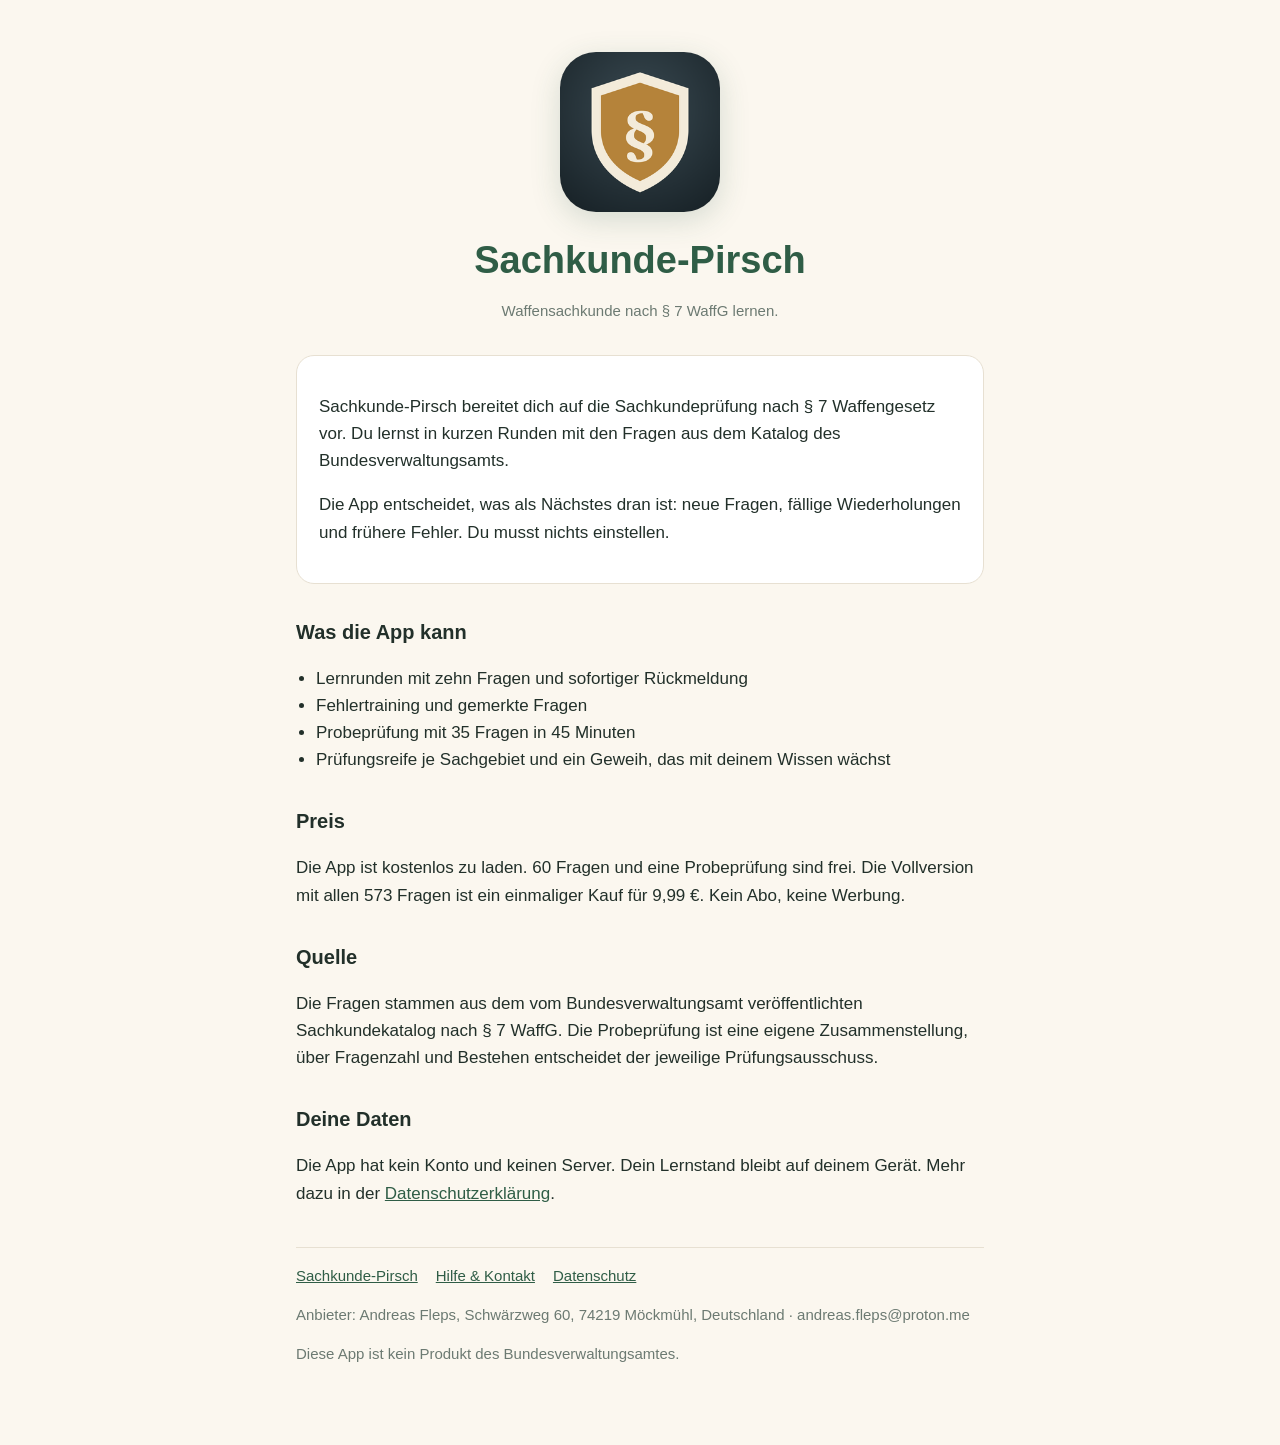
<file: index.html>
<!doctype html>
<html lang="de"><head><meta charset="utf-8"><meta name="viewport" content="width=device-width,initial-scale=1">
<link rel="stylesheet" href="stil.css"><link rel="icon" href="symbol.png">
<title>Sachkunde-Pirsch: Waffensachkunde lernen</title>
<meta name="description" content="Lerne für die Sachkundeprüfung nach § 7 WaffG mit den Fragen aus dem Katalog des Bundesverwaltungsamts.">
</head><body><main>
<div class="held"><img src="symbol.png" alt="Symbol der App"><h1>Sachkunde-Pirsch</h1><p class="leise">Waffensachkunde nach § 7 WaffG lernen.</p></div>
<div class="karte">
<p>Sachkunde-Pirsch bereitet dich auf die Sachkundeprüfung nach § 7 Waffengesetz vor. Du lernst in kurzen Runden mit den Fragen aus dem Katalog des Bundesverwaltungsamts.</p>
<p>Die App entscheidet, was als Nächstes dran ist: neue Fragen, fällige Wiederholungen und frühere Fehler. Du musst nichts einstellen.</p>
</div>
<h2>Was die App kann</h2>
<ul>
<li>Lernrunden mit zehn Fragen und sofortiger Rückmeldung</li>
<li>Fehlertraining und gemerkte Fragen</li>
<li>Probeprüfung mit 35 Fragen in 45 Minuten</li>
<li>Prüfungsreife je Sachgebiet und ein Geweih, das mit deinem Wissen wächst</li>
</ul>
<h2>Preis</h2>
<p>Die App ist kostenlos zu laden. 60 Fragen und eine Probeprüfung sind frei. Die Vollversion mit allen 573 Fragen ist ein einmaliger Kauf für 9,99 €. Kein Abo, keine Werbung.</p>
<h2>Quelle</h2>
<p>Die Fragen stammen aus dem vom Bundesverwaltungsamt veröffentlichten Sachkundekatalog nach § 7 WaffG. Die Probeprüfung ist eine eigene Zusammenstellung, über Fragenzahl und Bestehen entscheidet der jeweilige Prüfungsausschuss.</p>
<h2>Deine Daten</h2>
<p>Die App hat kein Konto und keinen Server. Dein Lernstand bleibt auf deinem Gerät. Mehr dazu in der <a href="datenschutz.html">Datenschutzerklärung</a>.</p>
<nav><a href="index.html">Sachkunde-Pirsch</a><a href="support.html">Hilfe &amp; Kontakt</a><a href="datenschutz.html">Datenschutz</a></nav>
<p class="leise">Anbieter: Andreas Fleps, Schwärzweg 60, 74219 Möckmühl, Deutschland · andreas.fleps@proton.me</p>
<p class="leise">Diese App ist kein Produkt des Bundesverwaltungsamtes.</p>
</main></body></html>
</file>
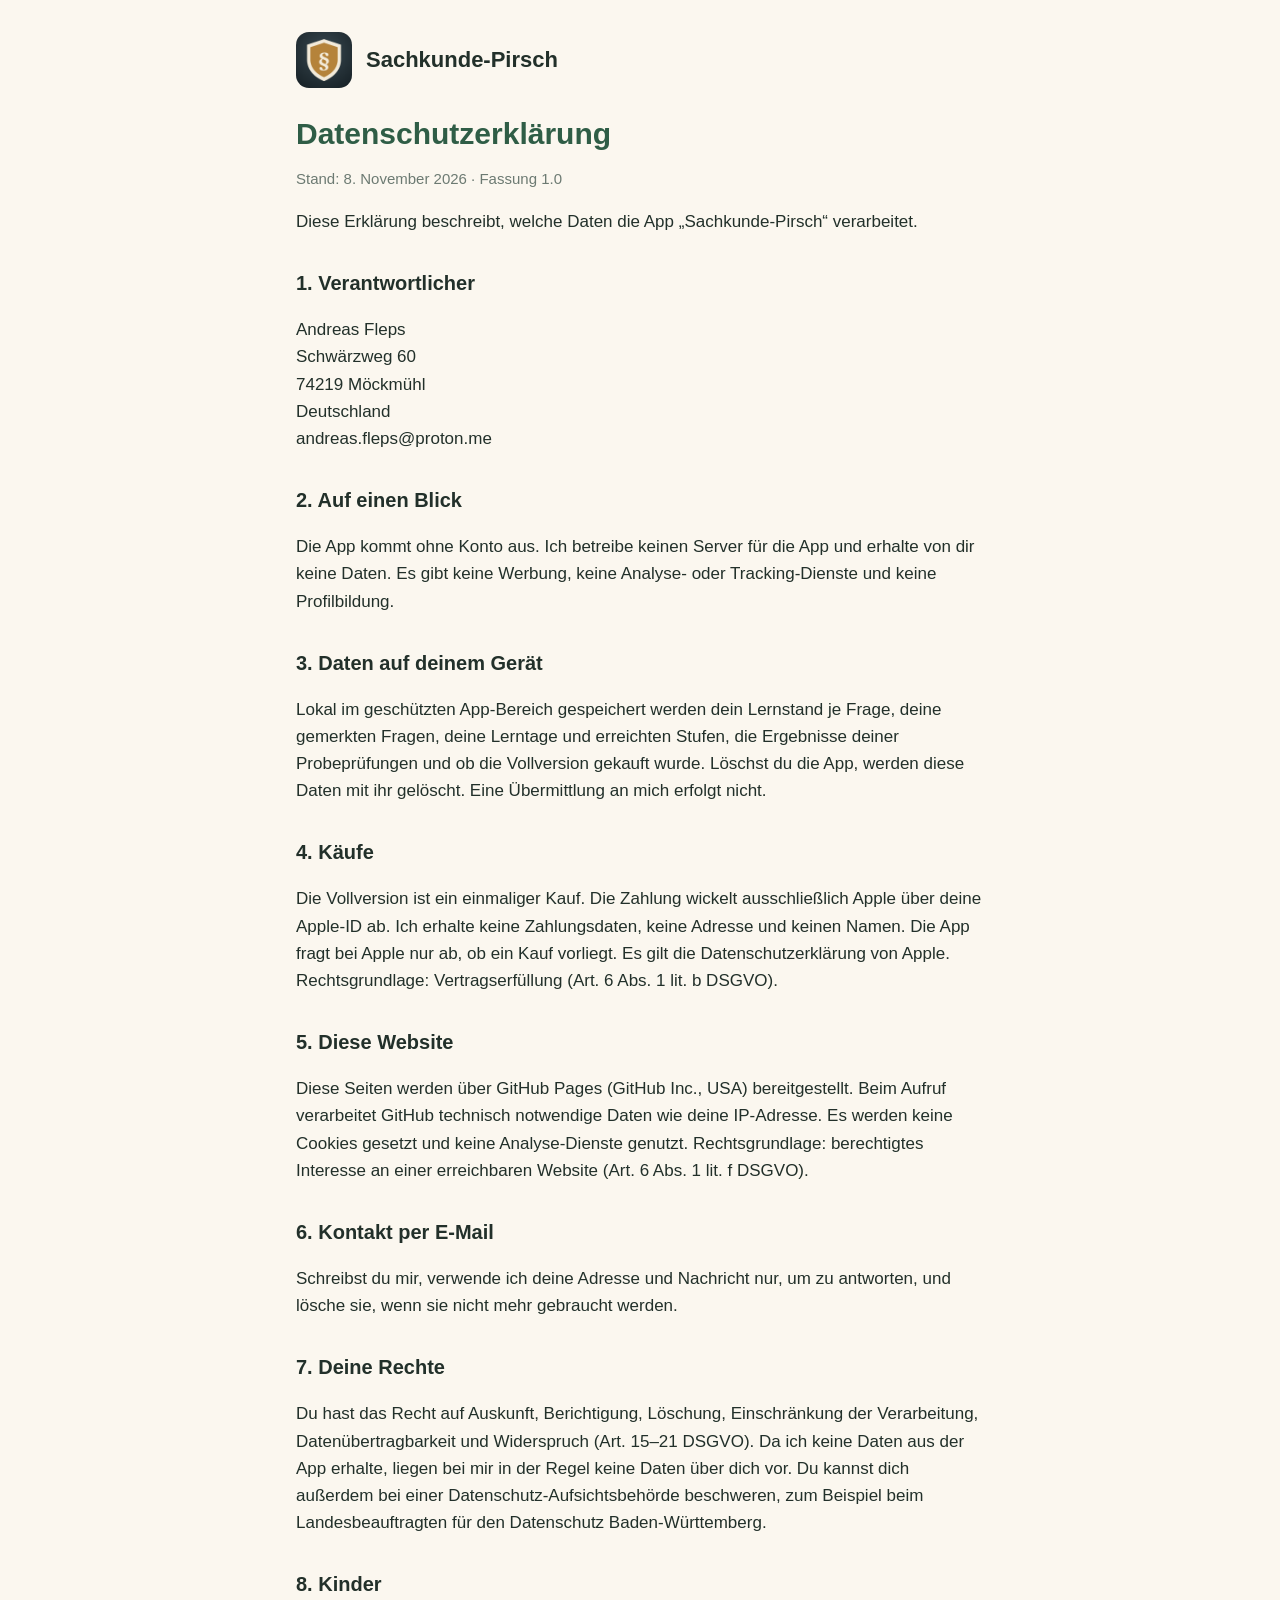
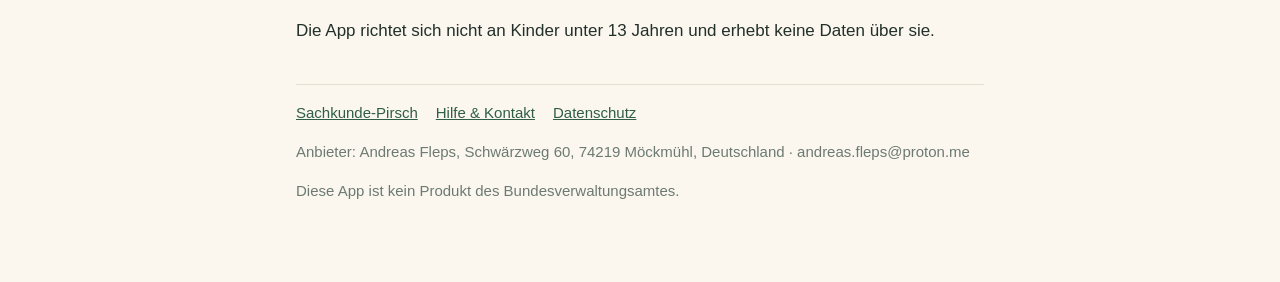
<file: datenschutz.html>
<!doctype html>
<html lang="de"><head><meta charset="utf-8"><meta name="viewport" content="width=device-width,initial-scale=1">
<link rel="stylesheet" href="stil.css"><link rel="icon" href="symbol.png">
<title>Sachkunde-Pirsch – Datenschutzerklärung</title>
</head><body><main>
<header><img src="symbol.png" alt=""><a href="index.html">Sachkunde-Pirsch</a></header>
<h1>Datenschutzerklärung</h1>
<p class="leise">Stand: 8. November 2026 · Fassung 1.0</p>
<p>Diese Erklärung beschreibt, welche Daten die App „Sachkunde-Pirsch“ verarbeitet.</p>
<h2>1. Verantwortlicher</h2>
<p>Andreas Fleps<br>Schwärzweg 60<br>74219 Möckmühl<br>Deutschland<br>andreas.fleps@proton.me</p>
<h2>2. Auf einen Blick</h2>
<p>Die App kommt ohne Konto aus. Ich betreibe keinen Server für die App und erhalte von dir keine Daten. Es gibt keine Werbung, keine Analyse- oder Tracking-Dienste und keine Profilbildung.</p>
<h2>3. Daten auf deinem Gerät</h2>
<p>Lokal im geschützten App-Bereich gespeichert werden dein Lernstand je Frage, deine gemerkten Fragen, deine Lerntage und erreichten Stufen, die Ergebnisse deiner Probeprüfungen und ob die Vollversion gekauft wurde. Löschst du die App, werden diese Daten mit ihr gelöscht. Eine Übermittlung an mich erfolgt nicht.</p>
<h2>4. Käufe</h2>
<p>Die Vollversion ist ein einmaliger Kauf. Die Zahlung wickelt ausschließlich Apple über deine Apple-ID ab. Ich erhalte keine Zahlungsdaten, keine Adresse und keinen Namen. Die App fragt bei Apple nur ab, ob ein Kauf vorliegt. Es gilt die Datenschutzerklärung von Apple. Rechtsgrundlage: Vertragserfüllung (Art. 6 Abs. 1 lit. b DSGVO).</p>
<h2>5. Diese Website</h2>
<p>Diese Seiten werden über GitHub Pages (GitHub Inc., USA) bereitgestellt. Beim Aufruf verarbeitet GitHub technisch notwendige Daten wie deine IP-Adresse. Es werden keine Cookies gesetzt und keine Analyse-Dienste genutzt. Rechtsgrundlage: berechtigtes Interesse an einer erreichbaren Website (Art. 6 Abs. 1 lit. f DSGVO).</p>
<h2>6. Kontakt per E-Mail</h2>
<p>Schreibst du mir, verwende ich deine Adresse und Nachricht nur, um zu antworten, und lösche sie, wenn sie nicht mehr gebraucht werden.</p>
<h2>7. Deine Rechte</h2>
<p>Du hast das Recht auf Auskunft, Berichtigung, Löschung, Einschränkung der Verarbeitung, Datenübertragbarkeit und Widerspruch (Art. 15–21 DSGVO). Da ich keine Daten aus der App erhalte, liegen bei mir in der Regel keine Daten über dich vor. Du kannst dich außerdem bei einer Datenschutz-Aufsichtsbehörde beschweren, zum Beispiel beim Landesbeauftragten für den Datenschutz Baden-Württemberg.</p>
<h2>8. Kinder</h2>
<p>Die App richtet sich nicht an Kinder unter 13 Jahren und erhebt keine Daten über sie.</p>
<nav><a href="index.html">Sachkunde-Pirsch</a><a href="support.html">Hilfe &amp; Kontakt</a><a href="datenschutz.html">Datenschutz</a></nav>
<p class="leise">Anbieter: Andreas Fleps, Schwärzweg 60, 74219 Möckmühl, Deutschland · andreas.fleps@proton.me</p>
<p class="leise">Diese App ist kein Produkt des Bundesverwaltungsamtes.</p>
</main></body></html>
</file>
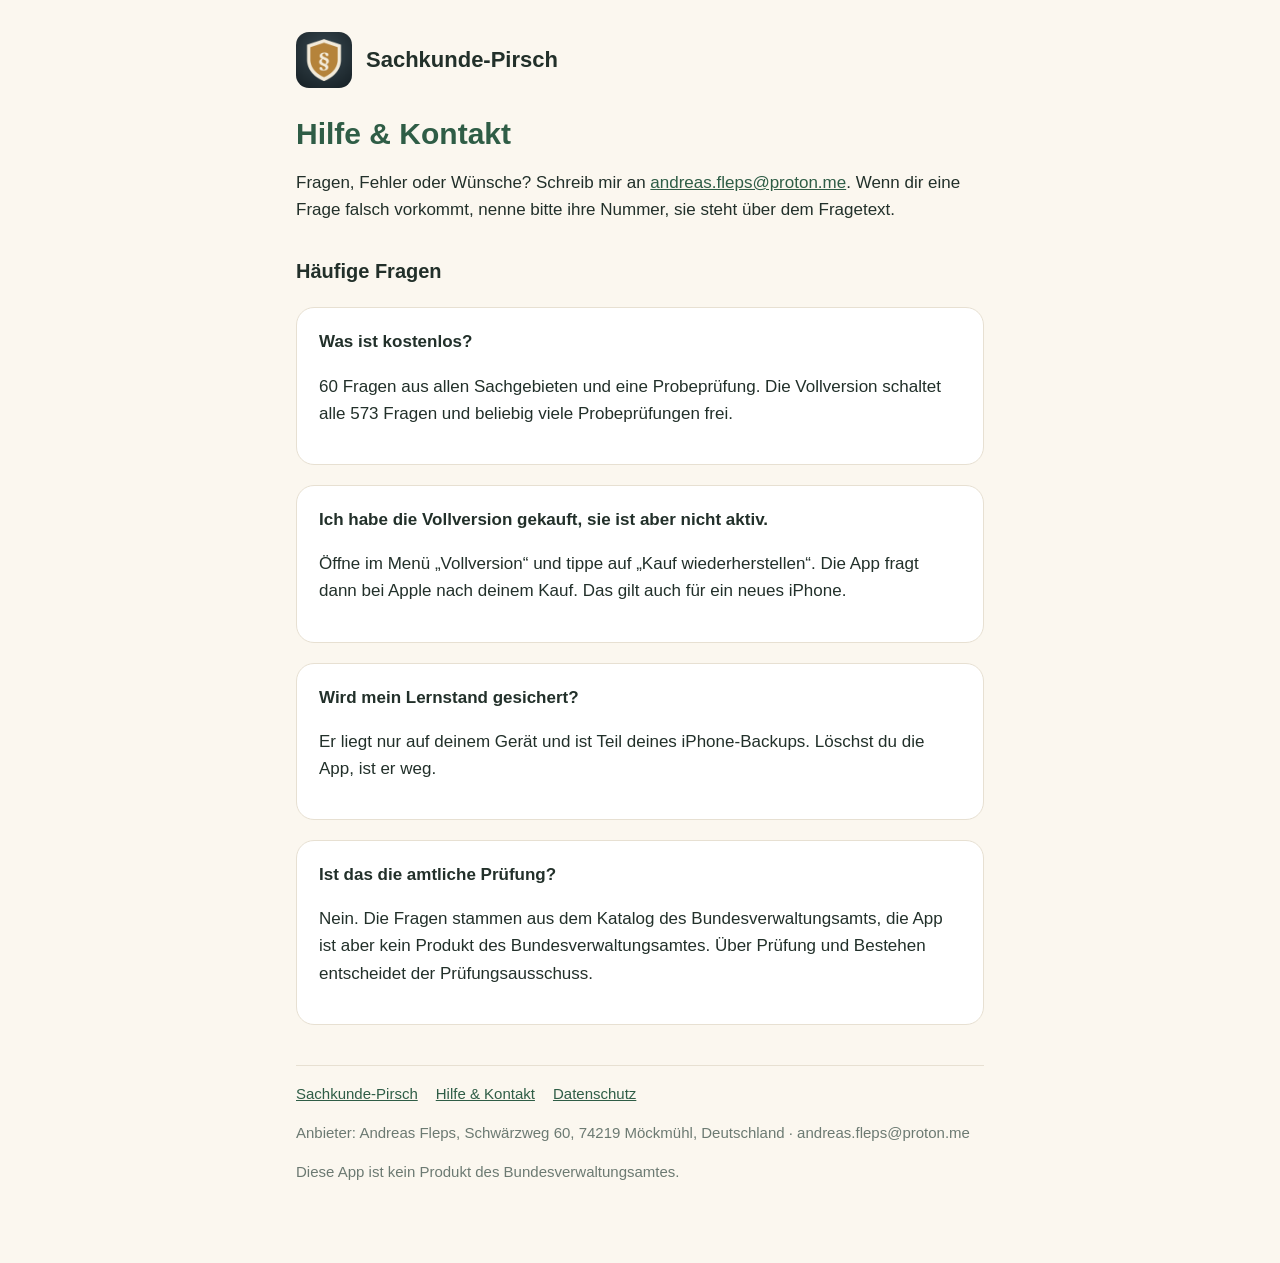
<file: support.html>
<!doctype html>
<html lang="de"><head><meta charset="utf-8"><meta name="viewport" content="width=device-width,initial-scale=1">
<link rel="stylesheet" href="stil.css"><link rel="icon" href="symbol.png">
<title>Sachkunde-Pirsch – Hilfe &amp; Kontakt</title>
</head><body><main>
<header><img src="symbol.png" alt=""><a href="index.html">Sachkunde-Pirsch</a></header>
<h1>Hilfe &amp; Kontakt</h1>
<p>Fragen, Fehler oder Wünsche? Schreib mir an <a href="mailto:andreas.fleps@proton.me?subject=Sachkunde-Pirsch">andreas.fleps@proton.me</a>. Wenn dir eine Frage falsch vorkommt, nenne bitte ihre Nummer, sie steht über dem Fragetext.</p>
<h2>Häufige Fragen</h2>
<div class="karte"><strong>Was ist kostenlos?</strong><p>60 Fragen aus allen Sachgebieten und eine Probeprüfung. Die Vollversion schaltet alle 573 Fragen und beliebig viele Probeprüfungen frei.</p></div>
<div class="karte"><strong>Ich habe die Vollversion gekauft, sie ist aber nicht aktiv.</strong><p>Öffne im Menü „Vollversion“ und tippe auf „Kauf wiederherstellen“. Die App fragt dann bei Apple nach deinem Kauf. Das gilt auch für ein neues iPhone.</p></div>
<div class="karte"><strong>Wird mein Lernstand gesichert?</strong><p>Er liegt nur auf deinem Gerät und ist Teil deines iPhone-Backups. Löschst du die App, ist er weg.</p></div>
<div class="karte"><strong>Ist das die amtliche Prüfung?</strong><p>Nein. Die Fragen stammen aus dem Katalog des Bundesverwaltungsamts, die App ist aber kein Produkt des Bundesverwaltungsamtes. Über Prüfung und Bestehen entscheidet der Prüfungsausschuss.</p></div>
<nav><a href="index.html">Sachkunde-Pirsch</a><a href="support.html">Hilfe &amp; Kontakt</a><a href="datenschutz.html">Datenschutz</a></nav>
<p class="leise">Anbieter: Andreas Fleps, Schwärzweg 60, 74219 Möckmühl, Deutschland · andreas.fleps@proton.me</p>
<p class="leise">Diese App ist kein Produkt des Bundesverwaltungsamtes.</p>
</main></body></html>
</file>
<file: stil.css>
:root{--grund:#fbf7ef;--flaeche:#fff;--wald:#2f5d46;--blatt:#6bb26b;--tinte:#22302a;--leise:#6c7a72;--linie:#e7e0d2;--terra:#d27d56}
@media (prefers-color-scheme:dark){:root{--grund:#121a16;--flaeche:#1c2621;--wald:#8fd19a;--tinte:#edf2ee;--leise:#a3b0a8;--linie:#2e3a33}}
*{box-sizing:border-box}
body{margin:0;background:var(--grund);color:var(--tinte);font:17px/1.6 -apple-system,BlinkMacSystemFont,"Segoe UI",Roboto,sans-serif}
main{max-width:720px;margin:0 auto;padding:32px 16px 64px}
header{display:flex;align-items:center;gap:14px;margin-bottom:28px}
header img{width:56px;height:56px;border-radius:13px}
header a{color:var(--tinte);text-decoration:none;font-weight:700;font-size:22px}
h1{font-size:30px;line-height:1.2;margin:0 0 6px;color:var(--wald)}
h2{font-size:20px;margin:32px 0 6px}
p,li{color:var(--tinte)}
.leise{color:var(--leise);font-size:15px}
a{color:var(--wald)}
.karte{background:var(--flaeche);border:1px solid var(--linie);border-radius:18px;padding:20px 22px;margin:20px 0}
nav{margin-top:40px;padding-top:16px;border-top:1px solid var(--linie);font-size:15px;display:flex;gap:18px;flex-wrap:wrap}
.held{text-align:center;margin:20px 0 32px}
.held img{width:160px;height:160px;border-radius:36px;box-shadow:0 8px 30px rgba(47,93,70,.18)}
.held h1{font-size:38px;margin-top:18px}
ul{padding-left:20px}
.sprachen{font-size:.9em;color:#6C7A72;text-align:center;margin-top:2em}.sprachen a{white-space:nowrap}
</file>
